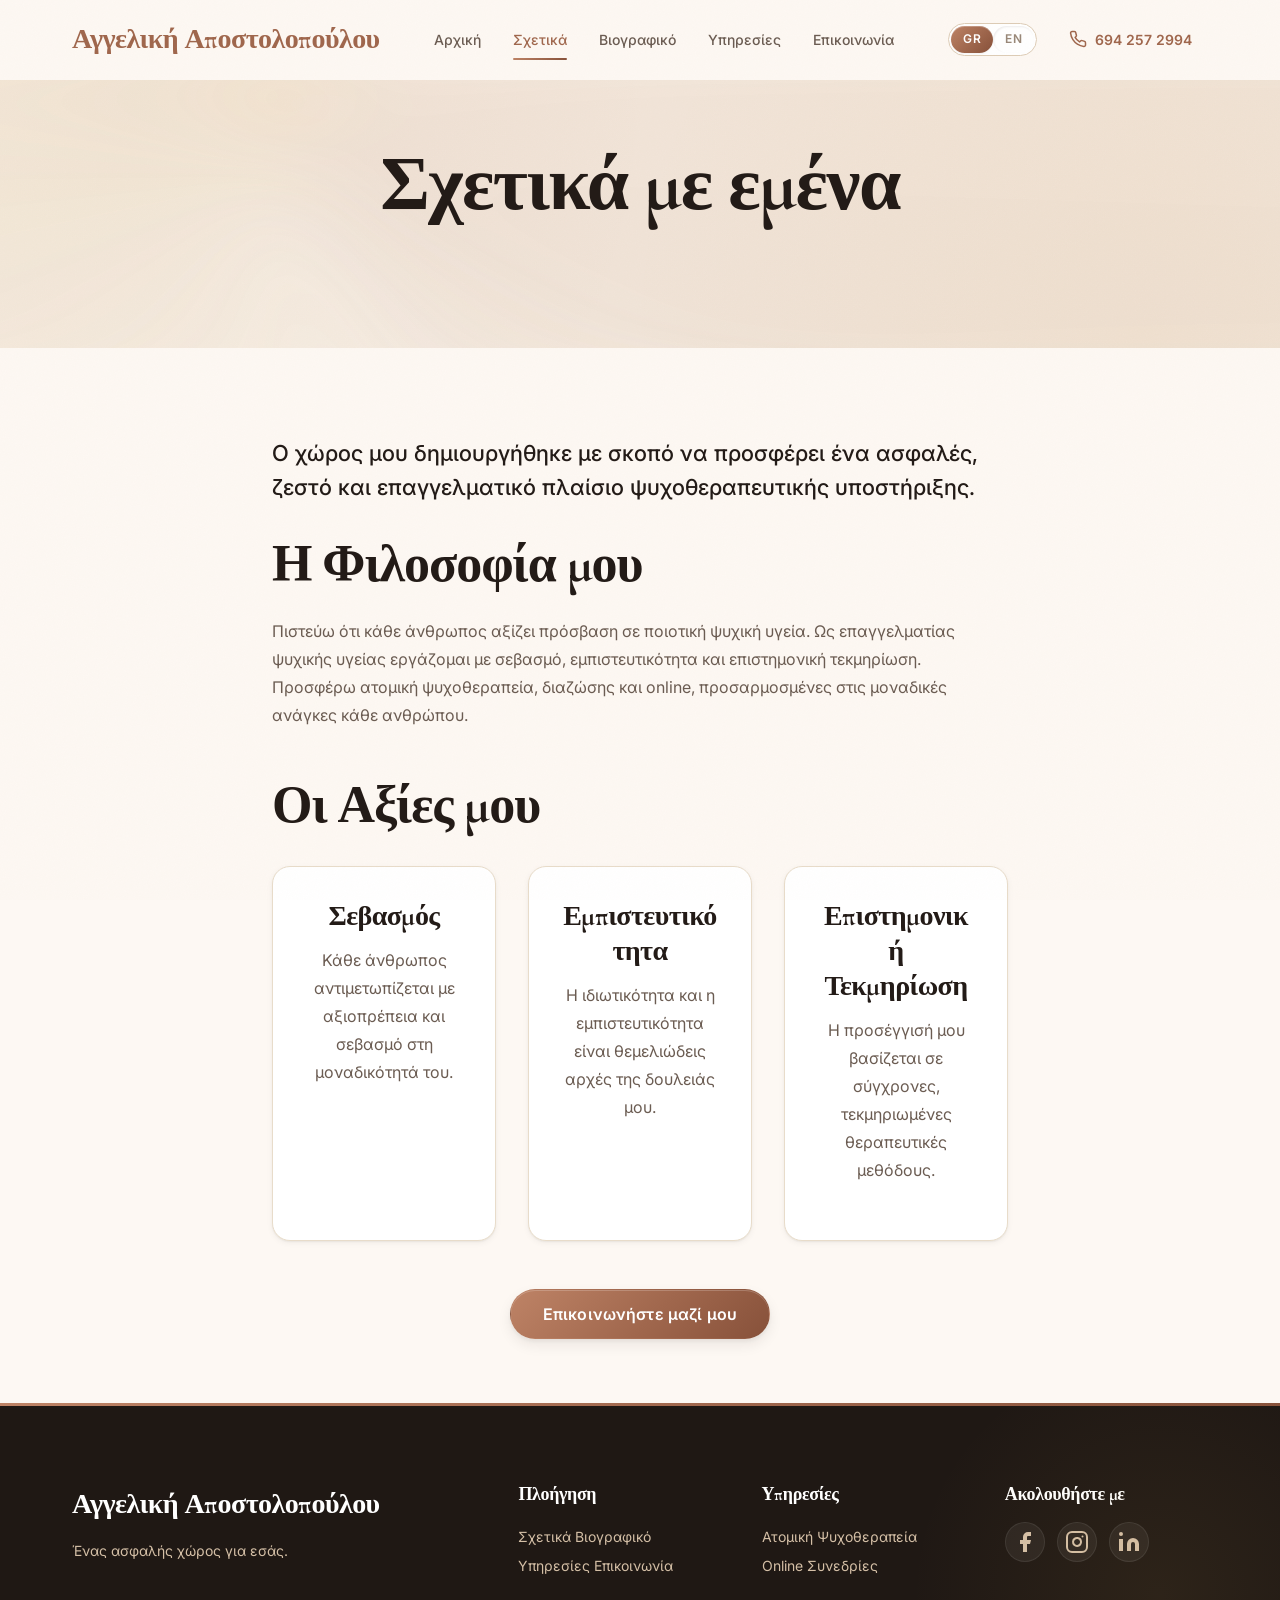
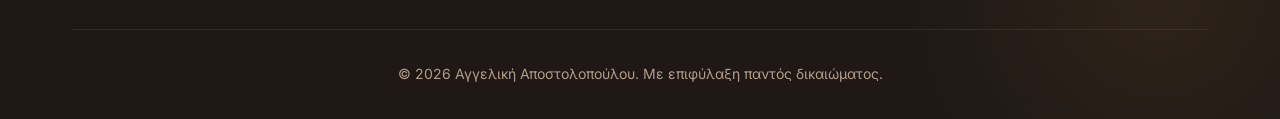
<file: about.html>
<!DOCTYPE html>
<html lang="el">
<head>
  <meta charset="UTF-8">
  <meta name="viewport" content="width=device-width, initial-scale=1.0">
  <meta name="description" content="Γνωρίστε την Αγγελική Αποστολοπούλου — η φιλοσοφία, η προσέγγιση και οι αξίες μου.">
  <title data-i18n="meta.title">Αγγελική Αποστολοπούλου — Σχετικά</title>
  <link rel="preconnect" href="https://fonts.googleapis.com">
  <link rel="preconnect" href="https://fonts.gstatic.com" crossorigin>
  <link href="https://fonts.googleapis.com/css2?family=Cormorant+Garamond:ital,wght@0,400;0,600;0,700;1,400&family=Inter:wght@400;500;600;700&display=swap" rel="stylesheet">
  <link rel="stylesheet" href="css/main.css">
</head>
<body>

  <a href="#main" class="skip-link" data-i18n="a11y.skip">Μετάβαση στο περιεχόμενο</a>

  <!-- Header -->
  <header class="header" id="header">
    <div class="header__inner">
      <a href="index.html" class="header__logo" data-i18n="site.name">Αγγελική Αποστολοπούλου</a>
      <nav class="header__nav" aria-label="Main navigation">
        <a href="index.html" class="header__nav-link" data-i18n="nav.home">Αρχική</a>
        <a href="about.html" class="header__nav-link is-active" data-i18n="nav.about">Σχετικά</a>
        <a href="founders.html" class="header__nav-link" data-i18n="nav.founders">Βιογραφικό</a>
        <a href="services.html" class="header__nav-link" data-i18n="nav.services">Υπηρεσίες</a>
        <a href="contact.html" class="header__nav-link" data-i18n="nav.contact">Επικοινωνία</a>
      </nav>
      <div class="header__actions">
        <div class="lang-switch">
          <button class="lang-switch__btn is-active" data-lang="el">GR</button>
          <button class="lang-switch__btn" data-lang="en">EN</button>
        </div>
        <a href="tel:+306942572994" class="header__phone">
          <svg width="18" height="18" viewBox="0 0 24 24" fill="none" stroke="currentColor" stroke-width="2" stroke-linecap="round" stroke-linejoin="round"><path d="M22 16.92v3a2 2 0 0 1-2.18 2 19.79 19.79 0 0 1-8.63-3.07 19.5 19.5 0 0 1-6-6 19.79 19.79 0 0 1-3.07-8.67A2 2 0 0 1 4.11 2h3a2 2 0 0 1 2 1.72 12.84 12.84 0 0 0 .7 2.81 2 2 0 0 1-.45 2.11L8.09 9.91a16 16 0 0 0 6 6l1.27-1.27a2 2 0 0 1 2.11-.45 12.84 12.84 0 0 0 2.81.7A2 2 0 0 1 22 16.92z"/></svg>
          <span>694 257 2994</span>
        </a>
        <button class="hamburger" aria-label="Menu" aria-expanded="false">
          <span class="hamburger__line"></span>
          <span class="hamburger__line"></span>
          <span class="hamburger__line"></span>
        </button>
      </div>
    </div>
  </header>

  <div class="mobile-menu__overlay" aria-hidden="true"></div>
  <nav class="mobile-menu" aria-label="Mobile navigation">
    <a href="index.html" class="mobile-menu__link" data-i18n="nav.home">Αρχική</a>
    <a href="about.html" class="mobile-menu__link" data-i18n="nav.about">Σχετικά</a>
    <a href="founders.html" class="mobile-menu__link" data-i18n="nav.founders">Βιογραφικό</a>
    <a href="services.html" class="mobile-menu__link" data-i18n="nav.services">Υπηρεσίες</a>
    <a href="contact.html" class="mobile-menu__link" data-i18n="nav.contact">Επικοινωνία</a>
  </nav>

  <main id="main" style="padding-top: var(--header-height);">

    <!-- Page Header -->
    <section class="section section--alt">
      <div class="container">
        <div class="section__header">
          <h1 data-i18n="about.title">Σχετικά με εμένα</h1>
        </div>
      </div>
    </section>

    <!-- About Content -->
    <section class="section">
      <div class="container container--narrow">
        <div class="reveal">
          <p class="about__lead" data-i18n="about.lead">Ο χώρος μου δημιουργήθηκε με σκοπό να προσφέρει ένα ασφαλές, ζεστό και επαγγελματικό πλαίσιο ψυχοθεραπευτικής υποστήριξης.</p>
        </div>

        <div class="reveal" style="margin-top: var(--space-8);">
          <h2 style="margin-bottom: var(--space-6);">Η Φιλοσοφία μου</h2>
          <p data-i18n="about.text">Πιστεύω ότι κάθε άνθρωπος αξίζει πρόσβαση σε ποιοτική ψυχική υγεία. Ως επαγγελματίας ψυχικής υγείας εργάζομαι με σεβασμό, εμπιστευτικότητα και επιστημονική τεκμηρίωση. Προσφέρω ατομική ψυχοθεραπεία, διαζώσης και online, προσαρμοσμένες στις μοναδικές ανάγκες κάθε ανθρώπου.</p>
        </div>

        <div class="reveal" style="margin-top: var(--space-12);">
          <h2 style="margin-bottom: var(--space-6);">Οι Αξίες μου</h2>
          <div class="grid grid--3" style="margin-top: var(--space-8);">
            <div class="card" style="text-align: center;">
              <h3 class="card__title">Σεβασμός</h3>
              <p class="card__text">Κάθε άνθρωπος αντιμετωπίζεται με αξιοπρέπεια και σεβασμό στη μοναδικότητά του.</p>
            </div>
            <div class="card" style="text-align: center;">
              <h3 class="card__title">Εμπιστευτικότητα</h3>
              <p class="card__text">Η ιδιωτικότητα και η εμπιστευτικότητα είναι θεμελιώδεις αρχές της δουλειάς μου.</p>
            </div>
            <div class="card" style="text-align: center;">
              <h3 class="card__title">Επιστημονική Τεκμηρίωση</h3>
              <p class="card__text">Η προσέγγισή μου βασίζεται σε σύγχρονες, τεκμηριωμένες θεραπευτικές μεθόδους.</p>
            </div>
          </div>
        </div>

        <div class="text-center reveal" style="margin-top: var(--space-12);">
          <a href="contact.html" class="btn btn--primary" data-i18n="hero.cta_contact">Επικοινωνήστε μαζί μου</a>
        </div>
      </div>
    </section>

  </main>

  <!-- Footer -->
  <footer class="footer">
    <div class="container">
      <div class="footer__grid">
        <div class="footer__brand">
          <a href="index.html" class="footer__logo" data-i18n="site.name">Αγγελική Αποστολοπούλου</a>
          <p class="footer__tagline" data-i18n="footer.tagline">Ένας ασφαλής χώρος για εσάς.</p>
        </div>
        <div class="footer__links">
          <h4 class="footer__heading" data-i18n="footer.nav_heading">Πλοήγηση</h4>
          <a href="about.html" class="footer__link" data-i18n="nav.about">Σχετικά</a>
          <a href="founders.html" class="footer__link" data-i18n="nav.founders">Βιογραφικό</a>
          <a href="services.html" class="footer__link" data-i18n="nav.services">Υπηρεσίες</a>
          <a href="contact.html" class="footer__link" data-i18n="nav.contact">Επικοινωνία</a>
        </div>
        <div class="footer__links">
          <h4 class="footer__heading" data-i18n="footer.services_heading">Υπηρεσίες</h4>
          <a href="services/individual.html" class="footer__link" data-i18n="services.individual.title">Ατομική Ψυχοθεραπεία</a>
          <a href="services/online.html" class="footer__link" data-i18n="services.online.title">Online Συνεδρίες</a>
        </div>
        <div class="footer__social">
          <h4 class="footer__heading" data-i18n="footer.social_heading">Ακολουθήστε με</h4>
          <div class="footer__social-links">
            <a href="#" class="footer__social-link" aria-label="Facebook"><svg width="24" height="24" viewBox="0 0 24 24" fill="currentColor"><path d="M18 2h-3a5 5 0 00-5 5v3H7v4h3v8h4v-8h3l1-4h-4V7a1 1 0 011-1h3z"/></svg></a>
            <a href="#" class="footer__social-link" aria-label="Instagram"><svg width="24" height="24" viewBox="0 0 24 24" fill="none" stroke="currentColor" stroke-width="2" stroke-linecap="round" stroke-linejoin="round"><rect x="2" y="2" width="20" height="20" rx="5" ry="5"/><path d="M16 11.37A4 4 0 1 1 12.63 8 4 4 0 0 1 16 11.37z"/><line x1="17.5" y1="6.5" x2="17.51" y2="6.5"/></svg></a>
            <a href="#" class="footer__social-link" aria-label="LinkedIn"><svg width="24" height="24" viewBox="0 0 24 24" fill="currentColor"><path d="M16 8a6 6 0 016 6v7h-4v-7a2 2 0 00-2-2 2 2 0 00-2 2v7h-4v-7a6 6 0 016-6zM2 9h4v12H2zM4 6a2 2 0 100-4 2 2 0 000 4z"/></svg></a>
          </div>
        </div>
      </div>
      <div class="footer__bottom">
        <p data-i18n="footer.copyright">&copy; 2026 Αγγελική Αποστολοπούλου. Με επιφύλαξη παντός δικαιώματος.</p>
      </div>
    </div>
  </footer>

  <script src="js/i18n.js"></script>
  <script src="js/navigation.js"></script>
  <script src="js/animations.js"></script>
  <script src="js/interactions.js"></script>
  <script src="js/main.js"></script>
</body>
</html>
</file>
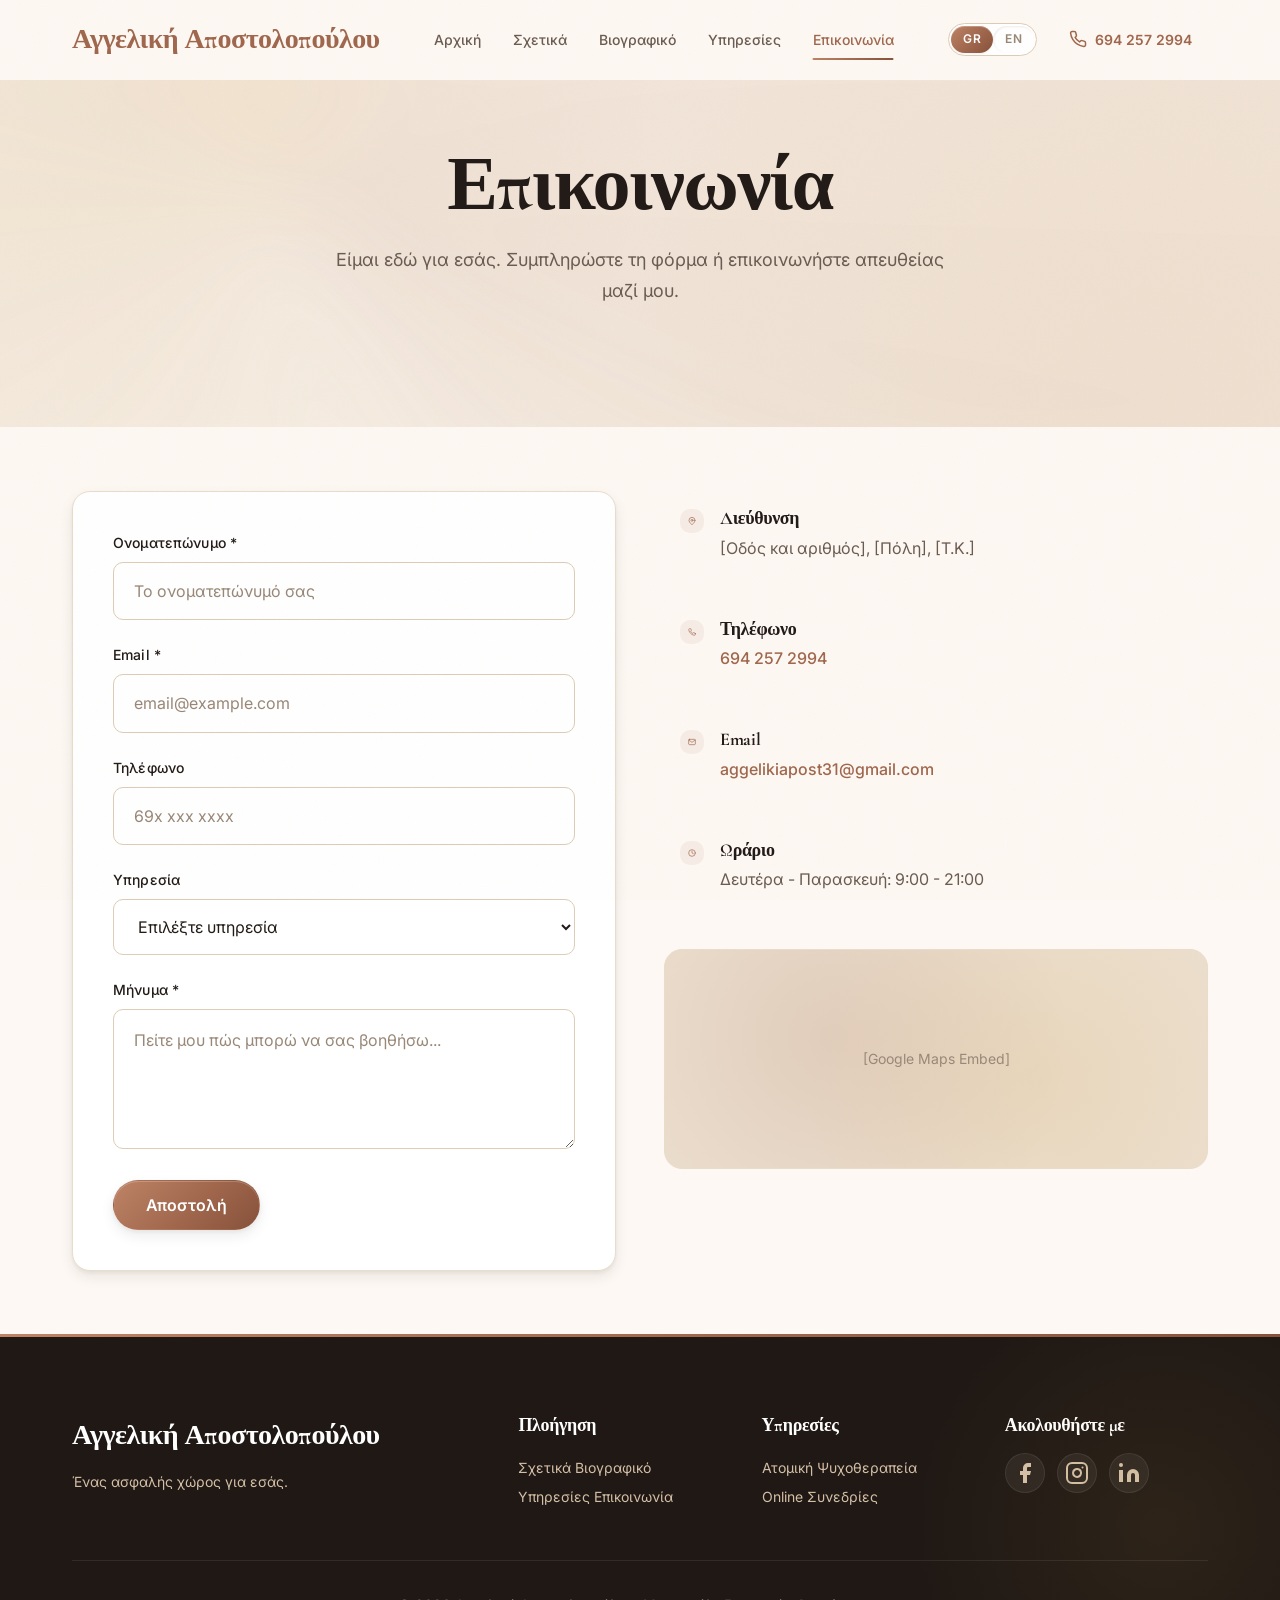
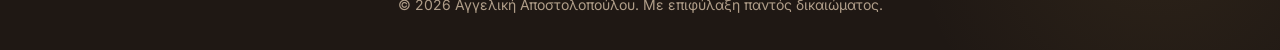
<file: contact.html>
<!DOCTYPE html>
<html lang="el">
<head>
  <meta charset="UTF-8">
  <meta name="viewport" content="width=device-width, initial-scale=1.0">
  <meta name="description" content="Επικοινωνήστε μαζί μου — τηλέφωνο, email και φόρμα επικοινωνίας.">
  <title data-i18n="meta.title">Αγγελική Αποστολοπούλου — Επικοινωνία</title>
  <link rel="preconnect" href="https://fonts.googleapis.com">
  <link rel="preconnect" href="https://fonts.gstatic.com" crossorigin>
  <link href="https://fonts.googleapis.com/css2?family=Cormorant+Garamond:ital,wght@0,400;0,600;0,700;1,400&family=Inter:wght@400;500;600;700&display=swap" rel="stylesheet">
  <link rel="stylesheet" href="css/main.css">
</head>
<body>

  <a href="#main" class="skip-link" data-i18n="a11y.skip">Μετάβαση στο περιεχόμενο</a>

  <header class="header" id="header">
    <div class="header__inner">
      <a href="index.html" class="header__logo" data-i18n="site.name">Αγγελική Αποστολοπούλου</a>
      <nav class="header__nav" aria-label="Main navigation">
        <a href="index.html" class="header__nav-link" data-i18n="nav.home">Αρχική</a>
        <a href="about.html" class="header__nav-link" data-i18n="nav.about">Σχετικά</a>
        <a href="founders.html" class="header__nav-link" data-i18n="nav.founders">Βιογραφικό</a>
        <a href="services.html" class="header__nav-link" data-i18n="nav.services">Υπηρεσίες</a>
        <a href="contact.html" class="header__nav-link is-active" data-i18n="nav.contact">Επικοινωνία</a>
      </nav>
      <div class="header__actions">
        <div class="lang-switch">
          <button class="lang-switch__btn is-active" data-lang="el">GR</button>
          <button class="lang-switch__btn" data-lang="en">EN</button>
        </div>
        <a href="tel:+306942572994" class="header__phone">
          <svg width="18" height="18" viewBox="0 0 24 24" fill="none" stroke="currentColor" stroke-width="2" stroke-linecap="round" stroke-linejoin="round"><path d="M22 16.92v3a2 2 0 0 1-2.18 2 19.79 19.79 0 0 1-8.63-3.07 19.5 19.5 0 0 1-6-6 19.79 19.79 0 0 1-3.07-8.67A2 2 0 0 1 4.11 2h3a2 2 0 0 1 2 1.72 12.84 12.84 0 0 0 .7 2.81 2 2 0 0 1-.45 2.11L8.09 9.91a16 16 0 0 0 6 6l1.27-1.27a2 2 0 0 1 2.11-.45 12.84 12.84 0 0 0 2.81.7A2 2 0 0 1 22 16.92z"/></svg>
          <span>694 257 2994</span>
        </a>
        <button class="hamburger" aria-label="Menu" aria-expanded="false">
          <span class="hamburger__line"></span>
          <span class="hamburger__line"></span>
          <span class="hamburger__line"></span>
        </button>
      </div>
    </div>
  </header>

  <div class="mobile-menu__overlay" aria-hidden="true"></div>
  <nav class="mobile-menu" aria-label="Mobile navigation">
    <a href="index.html" class="mobile-menu__link" data-i18n="nav.home">Αρχική</a>
    <a href="about.html" class="mobile-menu__link" data-i18n="nav.about">Σχετικά</a>
    <a href="founders.html" class="mobile-menu__link" data-i18n="nav.founders">Βιογραφικό</a>
    <a href="services.html" class="mobile-menu__link" data-i18n="nav.services">Υπηρεσίες</a>
    <a href="contact.html" class="mobile-menu__link" data-i18n="nav.contact">Επικοινωνία</a>
  </nav>

  <main id="main" style="padding-top: var(--header-height);">

    <section class="section section--alt">
      <div class="container">
        <div class="section__header">
          <h1 data-i18n="contact.title">Επικοινωνία</h1>
          <p class="section__subtitle" data-i18n="contact.subtitle">Είμαι εδώ για εσάς. Συμπληρώστε τη φόρμα ή επικοινωνήστε απευθείας μαζί μου.</p>
        </div>
      </div>
    </section>

    <section class="section">
      <div class="container">
        <div class="contact-grid reveal">
          <form class="contact-form" id="contactForm" novalidate>
            <div class="form__group">
              <label for="name" class="form__label" data-i18n="contact.form.name">Ονοματεπώνυμο *</label>
              <input type="text" id="name" name="name" class="form__input" required data-i18n-placeholder="contact.form.name_placeholder" placeholder="Το ονοματεπώνυμό σας">
              <span class="form__error" data-i18n="contact.form.name_error">Παρακαλώ εισάγετε το ονοματεπώνυμό σας.</span>
            </div>
            <div class="form__group">
              <label for="email" class="form__label" data-i18n="contact.form.email">Email *</label>
              <input type="email" id="email" name="email" class="form__input" required data-i18n-placeholder="contact.form.email_placeholder" placeholder="email@example.com">
              <span class="form__error" data-i18n="contact.form.email_error">Παρακαλώ εισάγετε ένα έγκυρο email.</span>
            </div>
            <div class="form__group">
              <label for="phone" class="form__label" data-i18n="contact.form.phone">Τηλέφωνο</label>
              <input type="tel" id="phone" name="phone" class="form__input" data-i18n-placeholder="contact.form.phone_placeholder" placeholder="69x xxx xxxx">
              <span class="form__error" data-i18n="contact.form.phone_error">Παρακαλώ εισάγετε ένα έγκυρο τηλέφωνο.</span>
            </div>
            <div class="form__group">
              <label for="service" class="form__label" data-i18n="contact.form.service">Υπηρεσία</label>
              <select id="service" name="service" class="form__select">
                <option value="" data-i18n="contact.form.service_default">Επιλέξτε υπηρεσία</option>
                <option value="individual" data-i18n="services.individual.title">Ατομική Ψυχοθεραπεία</option>
                <option value="online" data-i18n="services.online.title">Online Συνεδρίες</option>
              </select>
            </div>
            <div class="form__group">
              <label for="message" class="form__label" data-i18n="contact.form.message">Μήνυμα *</label>
              <textarea id="message" name="message" class="form__textarea" required data-i18n-placeholder="contact.form.message_placeholder" placeholder="Πείτε μου πώς μπορώ να σας βοηθήσω..."></textarea>
              <span class="form__error" data-i18n="contact.form.message_error">Παρακαλώ εισάγετε το μήνυμά σας.</span>
            </div>
            <button type="submit" class="btn btn--primary" data-i18n="contact.form.submit">Αποστολή</button>
            <div class="form__success" id="formSuccess" data-i18n="contact.form.success">Το μήνυμά σας εστάλη επιτυχώς! Θα επικοινωνήσω μαζί σας σύντομα.</div>
          </form>

          <div class="contact-info">
            <div class="contact-info__item">
              <svg class="contact-info__icon" width="24" height="24" viewBox="0 0 24 24" fill="none" stroke="currentColor" stroke-width="2" stroke-linecap="round" stroke-linejoin="round"><path d="M21 10c0 7-9 13-9 13s-9-6-9-13a9 9 0 0 1 18 0z"/><circle cx="12" cy="10" r="3"/></svg>
              <div>
                <h4 class="contact-info__label" data-i18n="contact.info.address_label">Διεύθυνση</h4>
                <p data-i18n="contact.info.address">[Οδός και αριθμός], [Πόλη], [Τ.Κ.]</p>
              </div>
            </div>
            <div class="contact-info__item">
              <svg class="contact-info__icon" width="24" height="24" viewBox="0 0 24 24" fill="none" stroke="currentColor" stroke-width="2" stroke-linecap="round" stroke-linejoin="round"><path d="M22 16.92v3a2 2 0 0 1-2.18 2 19.79 19.79 0 0 1-8.63-3.07 19.5 19.5 0 0 1-6-6 19.79 19.79 0 0 1-3.07-8.67A2 2 0 0 1 4.11 2h3a2 2 0 0 1 2 1.72 12.84 12.84 0 0 0 .7 2.81 2 2 0 0 1-.45 2.11L8.09 9.91a16 16 0 0 0 6 6l1.27-1.27a2 2 0 0 1 2.11-.45 12.84 12.84 0 0 0 2.81.7A2 2 0 0 1 22 16.92z"/></svg>
              <div>
                <h4 class="contact-info__label" data-i18n="contact.info.phone_label">Τηλέφωνο</h4>
                <p><a href="tel:+306942572994">694 257 2994</a></p>
              </div>
            </div>
            <div class="contact-info__item">
              <svg class="contact-info__icon" width="24" height="24" viewBox="0 0 24 24" fill="none" stroke="currentColor" stroke-width="2" stroke-linecap="round" stroke-linejoin="round"><path d="M4 4h16c1.1 0 2 .9 2 2v12c0 1.1-.9 2-2 2H4c-1.1 0-2-.9-2-2V6c0-1.1.9-2 2-2z"/><polyline points="22,6 12,13 2,6"/></svg>
              <div>
                <h4 class="contact-info__label" data-i18n="contact.info.email_label">Email</h4>
                <p><a href="mailto:aggelikiapost31@gmail.com">aggelikiapost31@gmail.com</a></p>
              </div>
            </div>
            <div class="contact-info__item">
              <svg class="contact-info__icon" width="24" height="24" viewBox="0 0 24 24" fill="none" stroke="currentColor" stroke-width="2" stroke-linecap="round" stroke-linejoin="round"><circle cx="12" cy="12" r="10"/><polyline points="12 6 12 12 16 14"/></svg>
              <div>
                <h4 class="contact-info__label" data-i18n="contact.info.hours_label">Ωράριο</h4>
                <p data-i18n="contact.info.hours">Δευτέρα - Παρασκευή: 9:00 - 21:00</p>
              </div>
            </div>
            <div class="contact-info__map">
              <div class="contact-info__map-placeholder" data-i18n="contact.info.map_placeholder">[Google Maps Embed]</div>
            </div>
          </div>
        </div>
      </div>
    </section>

  </main>

  <footer class="footer">
    <div class="container">
      <div class="footer__grid">
        <div class="footer__brand">
          <a href="index.html" class="footer__logo" data-i18n="site.name">Αγγελική Αποστολοπούλου</a>
          <p class="footer__tagline" data-i18n="footer.tagline">Ένας ασφαλής χώρος για εσάς.</p>
        </div>
        <div class="footer__links">
          <h4 class="footer__heading" data-i18n="footer.nav_heading">Πλοήγηση</h4>
          <a href="about.html" class="footer__link" data-i18n="nav.about">Σχετικά</a>
          <a href="founders.html" class="footer__link" data-i18n="nav.founders">Βιογραφικό</a>
          <a href="services.html" class="footer__link" data-i18n="nav.services">Υπηρεσίες</a>
          <a href="contact.html" class="footer__link" data-i18n="nav.contact">Επικοινωνία</a>
        </div>
        <div class="footer__links">
          <h4 class="footer__heading" data-i18n="footer.services_heading">Υπηρεσίες</h4>
          <a href="services/individual.html" class="footer__link" data-i18n="services.individual.title">Ατομική Ψυχοθεραπεία</a>
          <a href="services/online.html" class="footer__link" data-i18n="services.online.title">Online Συνεδρίες</a>
        </div>
        <div class="footer__social">
          <h4 class="footer__heading" data-i18n="footer.social_heading">Ακολουθήστε με</h4>
          <div class="footer__social-links">
            <a href="#" class="footer__social-link" aria-label="Facebook"><svg width="24" height="24" viewBox="0 0 24 24" fill="currentColor"><path d="M18 2h-3a5 5 0 00-5 5v3H7v4h3v8h4v-8h3l1-4h-4V7a1 1 0 011-1h3z"/></svg></a>
            <a href="#" class="footer__social-link" aria-label="Instagram"><svg width="24" height="24" viewBox="0 0 24 24" fill="none" stroke="currentColor" stroke-width="2" stroke-linecap="round" stroke-linejoin="round"><rect x="2" y="2" width="20" height="20" rx="5" ry="5"/><path d="M16 11.37A4 4 0 1 1 12.63 8 4 4 0 0 1 16 11.37z"/><line x1="17.5" y1="6.5" x2="17.51" y2="6.5"/></svg></a>
            <a href="#" class="footer__social-link" aria-label="LinkedIn"><svg width="24" height="24" viewBox="0 0 24 24" fill="currentColor"><path d="M16 8a6 6 0 016 6v7h-4v-7a2 2 0 00-2-2 2 2 0 00-2 2v7h-4v-7a6 6 0 016-6zM2 9h4v12H2zM4 6a2 2 0 100-4 2 2 0 000 4z"/></svg></a>
          </div>
        </div>
      </div>
      <div class="footer__bottom">
        <p data-i18n="footer.copyright">&copy; 2026 Αγγελική Αποστολοπούλου. Με επιφύλαξη παντός δικαιώματος.</p>
      </div>
    </div>
  </footer>

  <script src="js/i18n.js"></script>
  <script src="js/navigation.js"></script>
  <script src="js/form.js"></script>
  <script src="js/animations.js"></script>
  <script src="js/interactions.js"></script>
  <script src="js/main.js"></script>
</body>
</html>
</file>
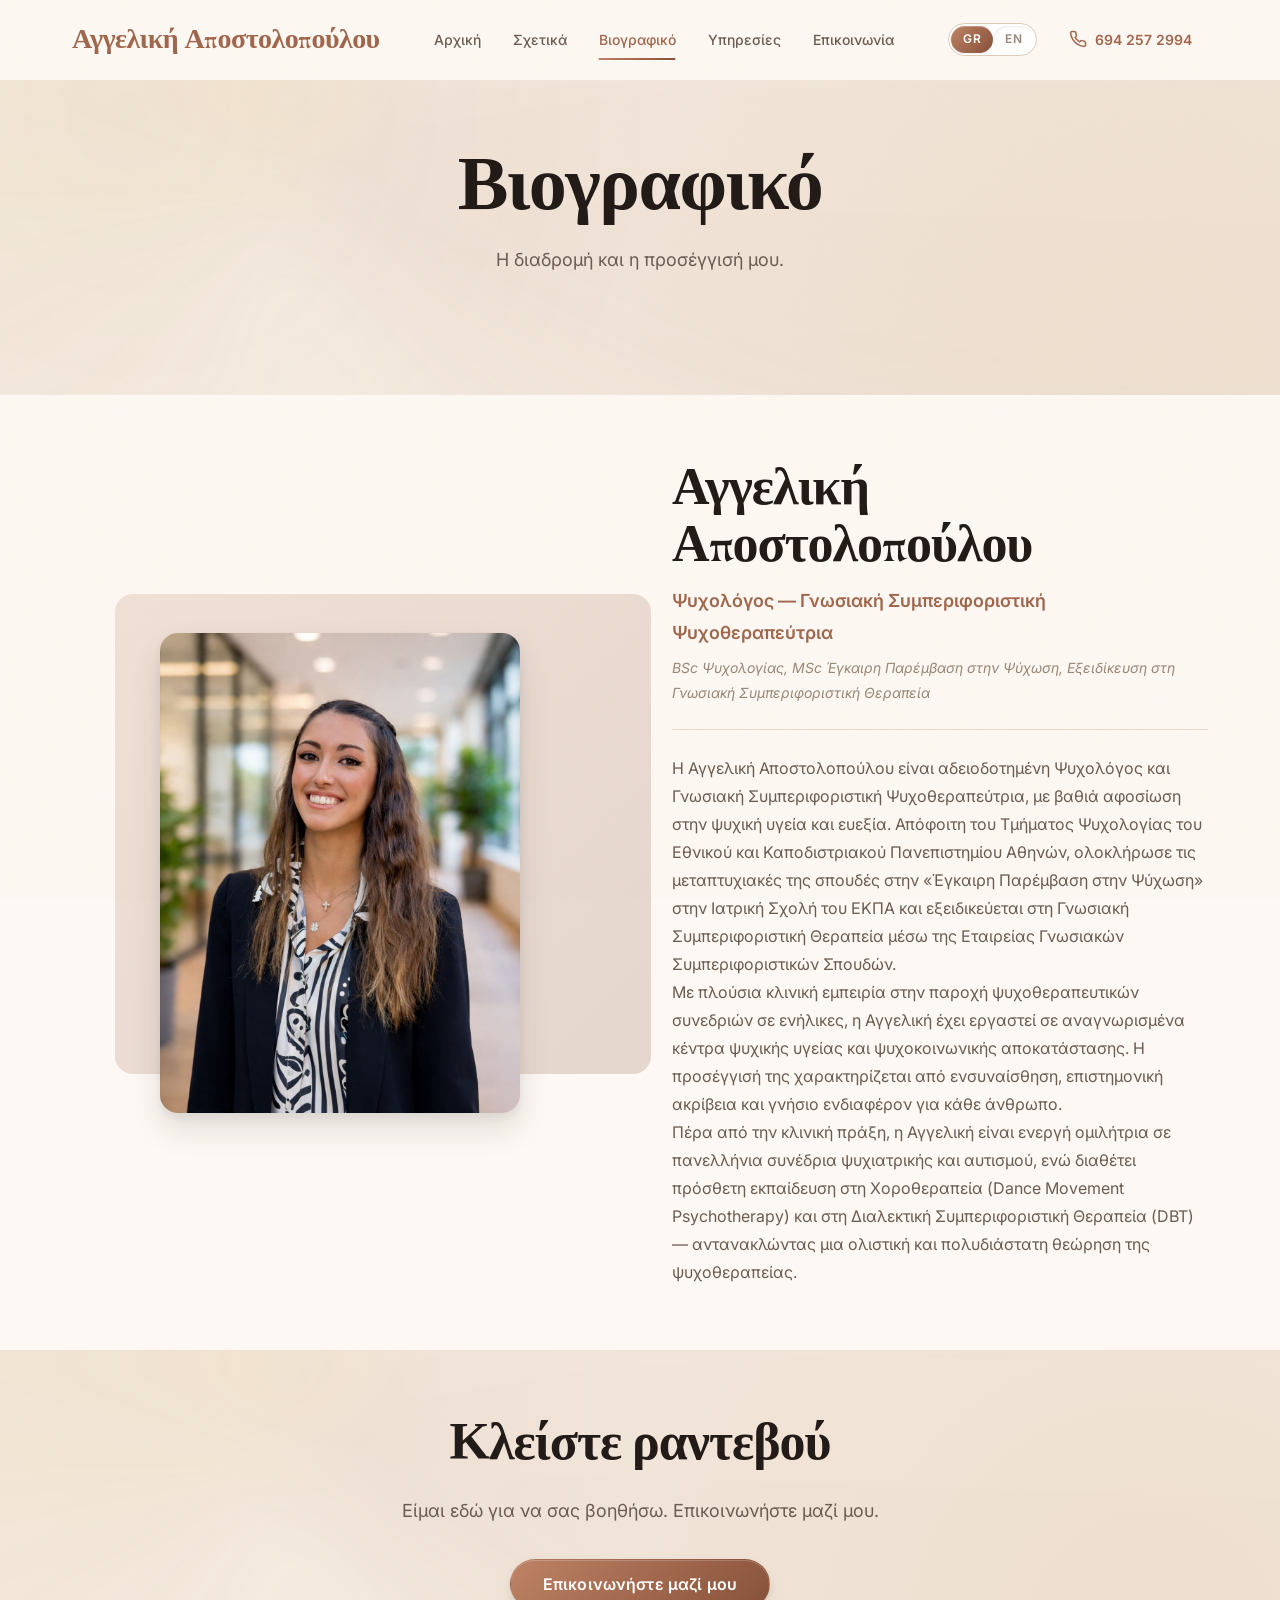
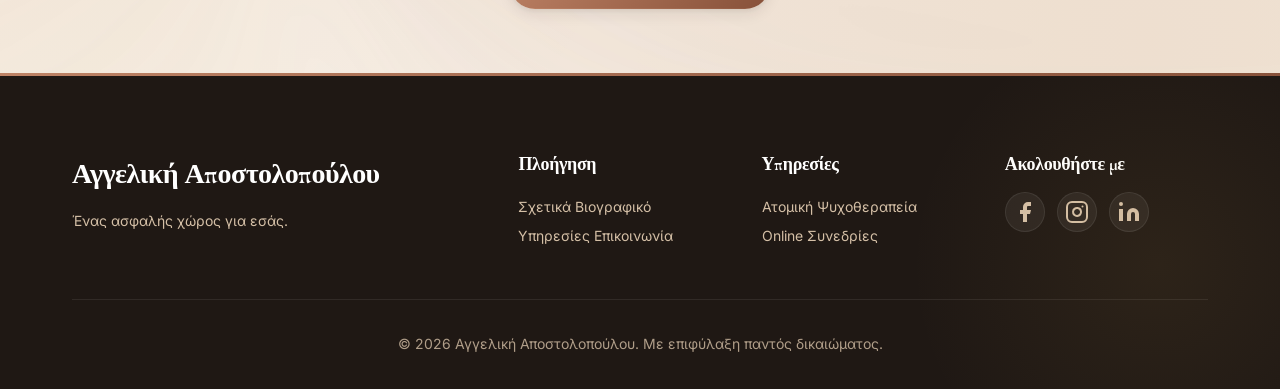
<file: founders.html>
<!DOCTYPE html>
<html lang="el">
<head>
  <meta charset="UTF-8">
  <meta name="viewport" content="width=device-width, initial-scale=1.0">
  <meta name="description" content="Βιογραφικό — Αγγελική Αποστολοπούλου, Ψυχολόγος και Ψυχοθεραπεύτρια.">
  <title data-i18n="meta.title">Αγγελική Αποστολοπούλου — Βιογραφικό</title>
  <link rel="preconnect" href="https://fonts.googleapis.com">
  <link rel="preconnect" href="https://fonts.gstatic.com" crossorigin>
  <link href="https://fonts.googleapis.com/css2?family=Cormorant+Garamond:ital,wght@0,400;0,600;0,700;1,400&family=Inter:wght@400;500;600;700&display=swap" rel="stylesheet">
  <link rel="stylesheet" href="css/main.css">
</head>
<body>

  <a href="#main" class="skip-link" data-i18n="a11y.skip">Μετάβαση στο περιεχόμενο</a>

  <header class="header" id="header">
    <div class="header__inner">
      <a href="index.html" class="header__logo" data-i18n="site.name">Αγγελική Αποστολοπούλου</a>
      <nav class="header__nav" aria-label="Main navigation">
        <a href="index.html" class="header__nav-link" data-i18n="nav.home">Αρχική</a>
        <a href="about.html" class="header__nav-link" data-i18n="nav.about">Σχετικά</a>
        <a href="founders.html" class="header__nav-link is-active" data-i18n="nav.founders">Βιογραφικό</a>
        <a href="services.html" class="header__nav-link" data-i18n="nav.services">Υπηρεσίες</a>
        <a href="contact.html" class="header__nav-link" data-i18n="nav.contact">Επικοινωνία</a>
      </nav>
      <div class="header__actions">
        <div class="lang-switch">
          <button class="lang-switch__btn is-active" data-lang="el">GR</button>
          <button class="lang-switch__btn" data-lang="en">EN</button>
        </div>
        <a href="tel:+306942572994" class="header__phone">
          <svg width="18" height="18" viewBox="0 0 24 24" fill="none" stroke="currentColor" stroke-width="2" stroke-linecap="round" stroke-linejoin="round"><path d="M22 16.92v3a2 2 0 0 1-2.18 2 19.79 19.79 0 0 1-8.63-3.07 19.5 19.5 0 0 1-6-6 19.79 19.79 0 0 1-3.07-8.67A2 2 0 0 1 4.11 2h3a2 2 0 0 1 2 1.72 12.84 12.84 0 0 0 .7 2.81 2 2 0 0 1-.45 2.11L8.09 9.91a16 16 0 0 0 6 6l1.27-1.27a2 2 0 0 1 2.11-.45 12.84 12.84 0 0 0 2.81.7A2 2 0 0 1 22 16.92z"/></svg>
          <span>694 257 2994</span>
        </a>
        <button class="hamburger" aria-label="Menu" aria-expanded="false">
          <span class="hamburger__line"></span>
          <span class="hamburger__line"></span>
          <span class="hamburger__line"></span>
        </button>
      </div>
    </div>
  </header>

  <div class="mobile-menu__overlay" aria-hidden="true"></div>
  <nav class="mobile-menu" aria-label="Mobile navigation">
    <a href="index.html" class="mobile-menu__link" data-i18n="nav.home">Αρχική</a>
    <a href="about.html" class="mobile-menu__link" data-i18n="nav.about">Σχετικά</a>
    <a href="founders.html" class="mobile-menu__link" data-i18n="nav.founders">Βιογραφικό</a>
    <a href="services.html" class="mobile-menu__link" data-i18n="nav.services">Υπηρεσίες</a>
    <a href="contact.html" class="mobile-menu__link" data-i18n="nav.contact">Επικοινωνία</a>
  </nav>

  <main id="main" style="padding-top: var(--header-height);">

    <section class="section section--alt">
      <div class="container">
        <div class="section__header">
          <h1 data-i18n="founders.title">Βιογραφικό</h1>
          <p class="section__subtitle" data-i18n="founders.subtitle">Η διαδρομή και η προσέγγισή μου.</p>
        </div>
      </div>
    </section>

    <!-- Founder 1: Αγγελική Αποστολοπούλου -->
    <section class="section">
      <div class="container">
        <div class="split reveal">
          <div class="split__visual">
            <div class="founder-photo">
              <img src="assets/images/team/angeliki-apostolopoulou.jpg" alt="Αγγελική Αποστολοπούλου" loading="lazy">
            </div>
          </div>
          <div class="split__content">
            <h2 data-i18n="founders.angeliki.name">Αγγελική Αποστολοπούλου</h2>
            <p class="founder-role" data-i18n="founders.angeliki.role">Ψυχολόγος — Γνωσιακή Συμπεριφοριστική Ψυχοθεραπεύτρια</p>
            <p class="founder-credentials" data-i18n="founders.angeliki.credentials">BSc Ψυχολογίας, MSc Έγκαιρη Παρέμβαση στην Ψύχωση, Εξειδίκευση στη Γνωσιακή Συμπεριφοριστική Θεραπεία</p>
            <p data-i18n="founders.angeliki.bio">Η Αγγελική Αποστολοπούλου είναι αδειοδοτημένη Ψυχολόγος και Γνωσιακή Συμπεριφοριστική Ψυχοθεραπεύτρια, με βαθιά αφοσίωση στην ψυχική υγεία και ευεξία. Απόφοιτη του Τμήματος Ψυχολογίας του Εθνικού και Καποδιστριακού Πανεπιστημίου Αθηνών, ολοκλήρωσε τις μεταπτυχιακές της σπουδές στην «Έγκαιρη Παρέμβαση στην Ψύχωση» στην Ιατρική Σχολή του ΕΚΠΑ και εξειδικεύεται στη Γνωσιακή Συμπεριφοριστική Θεραπεία μέσω της Εταιρείας Γνωσιακών Συμπεριφοριστικών Σπουδών.</p>
            <p data-i18n="founders.angeliki.bio2">Με πλούσια κλινική εμπειρία στην παροχή ψυχοθεραπευτικών συνεδριών σε ενήλικες, η Αγγελική έχει εργαστεί σε αναγνωρισμένα κέντρα ψυχικής υγείας και ψυχοκοινωνικής αποκατάστασης. Η προσέγγισή της χαρακτηρίζεται από ενσυναίσθηση, επιστημονική ακρίβεια και γνήσιο ενδιαφέρον για κάθε άνθρωπο.</p>
            <p data-i18n="founders.angeliki.bio3">Πέρα από την κλινική πράξη, η Αγγελική είναι ενεργή ομιλήτρια σε πανελλήνια συνέδρια ψυχιατρικής και αυτισμού, ενώ διαθέτει πρόσθετη εκπαίδευση στη Χοροθεραπεία (Dance Movement Psychotherapy) και στη Διαλεκτική Συμπεριφοριστική Θεραπεία (DBT) — αντανακλώντας μια ολιστική και πολυδιάστατη θεώρηση της ψυχοθεραπείας.</p>
          </div>
        </div>
      </div>
    </section>

    <section class="section section--alt">
      <div class="container text-center reveal">
        <h2 style="margin-bottom: var(--space-6);" data-i18n="founders.cta_title">Κλείστε ραντεβού</h2>
        <p class="section__subtitle" style="margin-bottom: var(--space-8);" data-i18n="founders.cta_text">Είμαι εδώ για να σας βοηθήσω. Επικοινωνήστε μαζί μου.</p>
        <a href="contact.html" class="btn btn--primary" data-i18n="hero.cta_contact">Επικοινωνήστε μαζί μου</a>
      </div>
    </section>

  </main>

  <footer class="footer">
    <div class="container">
      <div class="footer__grid">
        <div class="footer__brand">
          <a href="index.html" class="footer__logo" data-i18n="site.name">Αγγελική Αποστολοπούλου</a>
          <p class="footer__tagline" data-i18n="footer.tagline">Ένας ασφαλής χώρος για εσάς.</p>
        </div>
        <div class="footer__links">
          <h4 class="footer__heading" data-i18n="footer.nav_heading">Πλοήγηση</h4>
          <a href="about.html" class="footer__link" data-i18n="nav.about">Σχετικά</a>
          <a href="founders.html" class="footer__link" data-i18n="nav.founders">Βιογραφικό</a>
          <a href="services.html" class="footer__link" data-i18n="nav.services">Υπηρεσίες</a>
          <a href="contact.html" class="footer__link" data-i18n="nav.contact">Επικοινωνία</a>
        </div>
        <div class="footer__links">
          <h4 class="footer__heading" data-i18n="footer.services_heading">Υπηρεσίες</h4>
          <a href="services/individual.html" class="footer__link" data-i18n="services.individual.title">Ατομική Ψυχοθεραπεία</a>
          <a href="services/online.html" class="footer__link" data-i18n="services.online.title">Online Συνεδρίες</a>
        </div>
        <div class="footer__social">
          <h4 class="footer__heading" data-i18n="footer.social_heading">Ακολουθήστε με</h4>
          <div class="footer__social-links">
            <a href="#" class="footer__social-link" aria-label="Facebook"><svg width="24" height="24" viewBox="0 0 24 24" fill="currentColor"><path d="M18 2h-3a5 5 0 00-5 5v3H7v4h3v8h4v-8h3l1-4h-4V7a1 1 0 011-1h3z"/></svg></a>
            <a href="#" class="footer__social-link" aria-label="Instagram"><svg width="24" height="24" viewBox="0 0 24 24" fill="none" stroke="currentColor" stroke-width="2" stroke-linecap="round" stroke-linejoin="round"><rect x="2" y="2" width="20" height="20" rx="5" ry="5"/><path d="M16 11.37A4 4 0 1 1 12.63 8 4 4 0 0 1 16 11.37z"/><line x1="17.5" y1="6.5" x2="17.51" y2="6.5"/></svg></a>
            <a href="#" class="footer__social-link" aria-label="LinkedIn"><svg width="24" height="24" viewBox="0 0 24 24" fill="currentColor"><path d="M16 8a6 6 0 016 6v7h-4v-7a2 2 0 00-2-2 2 2 0 00-2 2v7h-4v-7a6 6 0 016-6zM2 9h4v12H2zM4 6a2 2 0 100-4 2 2 0 000 4z"/></svg></a>
          </div>
        </div>
      </div>
      <div class="footer__bottom">
        <p data-i18n="footer.copyright">&copy; 2026 Αγγελική Αποστολοπούλου. Με επιφύλαξη παντός δικαιώματος.</p>
      </div>
    </div>
  </footer>

  <script src="js/i18n.js"></script>
  <script src="js/navigation.js"></script>
  <script src="js/animations.js"></script>
  <script src="js/interactions.js"></script>
  <script src="js/main.js"></script>
</body>
</html>
</file>
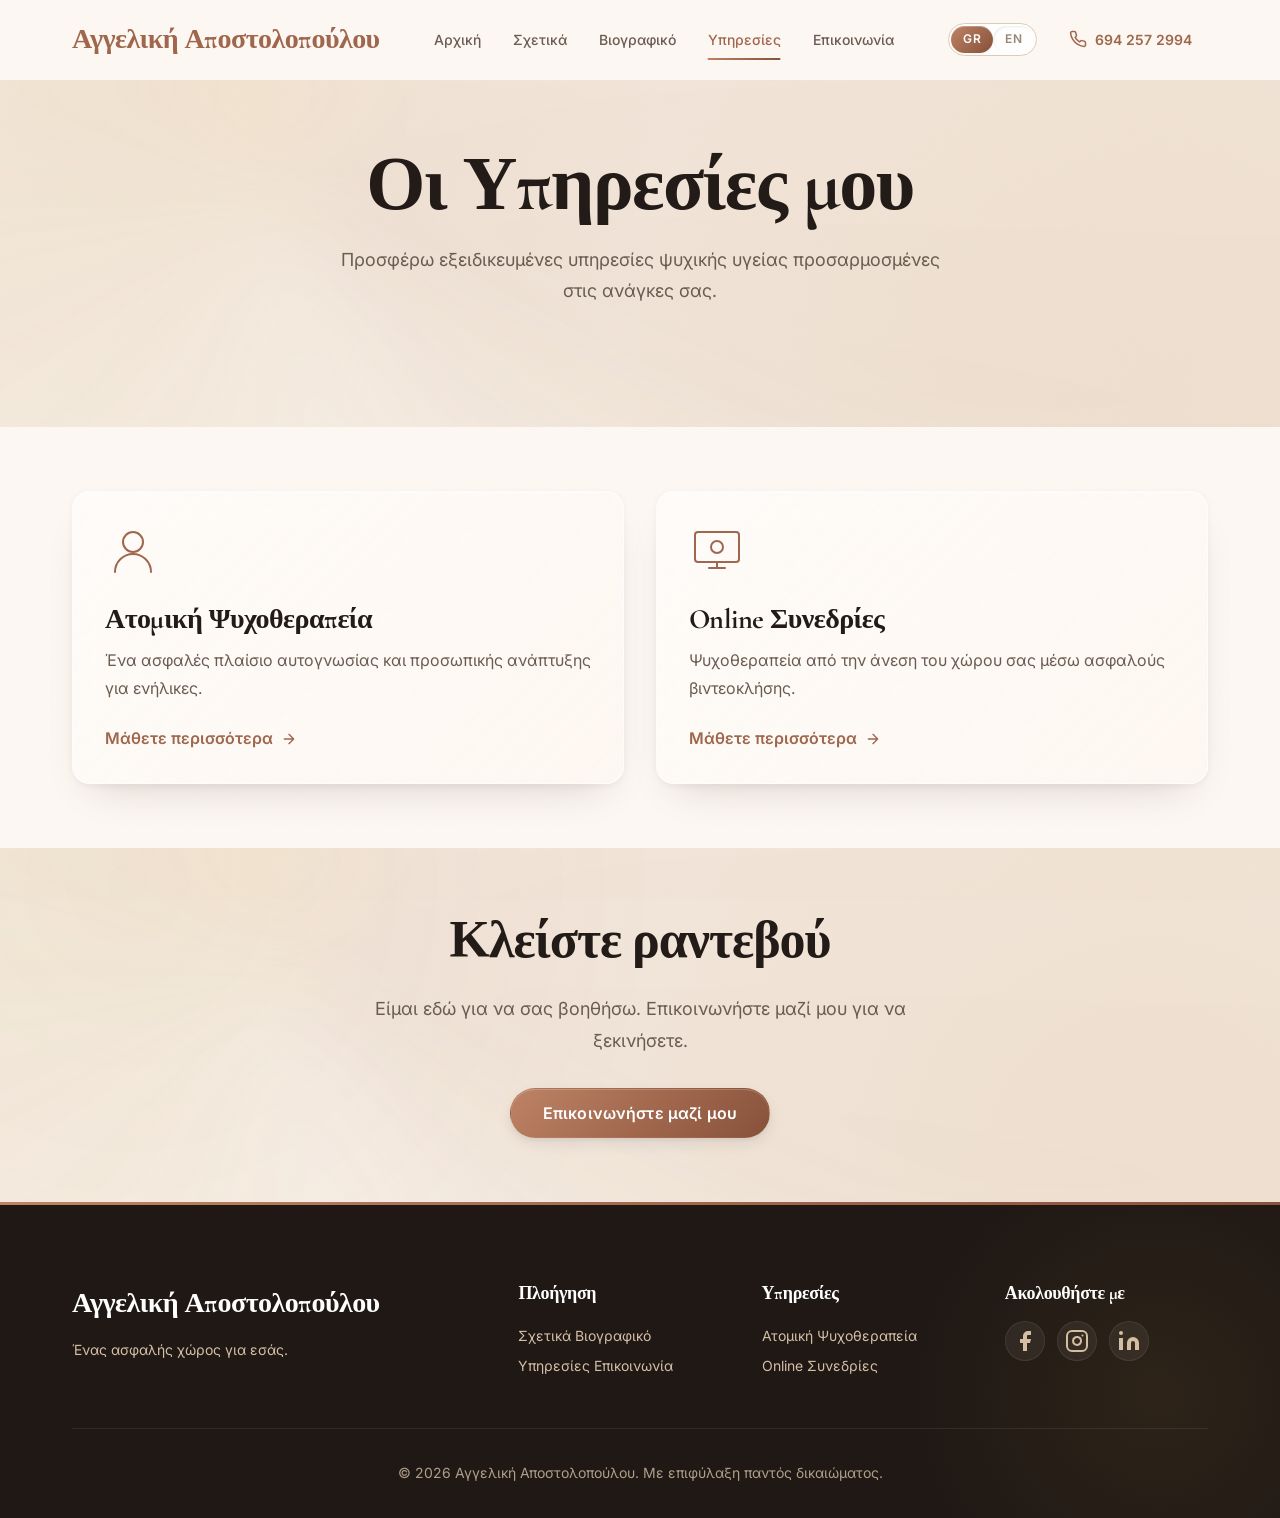
<file: services.html>
<!DOCTYPE html>
<html lang="el">
<head>
  <meta charset="UTF-8">
  <meta name="viewport" content="width=device-width, initial-scale=1.0">
  <meta name="description" content="Υπηρεσίες ψυχοθεραπείας — Ατομική ψυχοθεραπεία, διά ζώσης και online.">
  <title data-i18n="meta.title">Αγγελική Αποστολοπούλου — Υπηρεσίες</title>
  <link rel="preconnect" href="https://fonts.googleapis.com">
  <link rel="preconnect" href="https://fonts.gstatic.com" crossorigin>
  <link href="https://fonts.googleapis.com/css2?family=Cormorant+Garamond:ital,wght@0,400;0,600;0,700;1,400&family=Inter:wght@400;500;600;700&display=swap" rel="stylesheet">
  <link rel="stylesheet" href="css/main.css">
</head>
<body>

  <a href="#main" class="skip-link" data-i18n="a11y.skip">Μετάβαση στο περιεχόμενο</a>

  <header class="header" id="header">
    <div class="header__inner">
      <a href="index.html" class="header__logo" data-i18n="site.name">Αγγελική Αποστολοπούλου</a>
      <nav class="header__nav" aria-label="Main navigation">
        <a href="index.html" class="header__nav-link" data-i18n="nav.home">Αρχική</a>
        <a href="about.html" class="header__nav-link" data-i18n="nav.about">Σχετικά</a>
        <a href="founders.html" class="header__nav-link" data-i18n="nav.founders">Βιογραφικό</a>
        <a href="services.html" class="header__nav-link is-active" data-i18n="nav.services">Υπηρεσίες</a>
        <a href="contact.html" class="header__nav-link" data-i18n="nav.contact">Επικοινωνία</a>
      </nav>
      <div class="header__actions">
        <div class="lang-switch">
          <button class="lang-switch__btn is-active" data-lang="el">GR</button>
          <button class="lang-switch__btn" data-lang="en">EN</button>
        </div>
        <a href="tel:+306942572994" class="header__phone">
          <svg width="18" height="18" viewBox="0 0 24 24" fill="none" stroke="currentColor" stroke-width="2" stroke-linecap="round" stroke-linejoin="round"><path d="M22 16.92v3a2 2 0 0 1-2.18 2 19.79 19.79 0 0 1-8.63-3.07 19.5 19.5 0 0 1-6-6 19.79 19.79 0 0 1-3.07-8.67A2 2 0 0 1 4.11 2h3a2 2 0 0 1 2 1.72 12.84 12.84 0 0 0 .7 2.81 2 2 0 0 1-.45 2.11L8.09 9.91a16 16 0 0 0 6 6l1.27-1.27a2 2 0 0 1 2.11-.45 12.84 12.84 0 0 0 2.81.7A2 2 0 0 1 22 16.92z"/></svg>
          <span>694 257 2994</span>
        </a>
        <button class="hamburger" aria-label="Menu" aria-expanded="false">
          <span class="hamburger__line"></span>
          <span class="hamburger__line"></span>
          <span class="hamburger__line"></span>
        </button>
      </div>
    </div>
  </header>

  <div class="mobile-menu__overlay" aria-hidden="true"></div>
  <nav class="mobile-menu" aria-label="Mobile navigation">
    <a href="index.html" class="mobile-menu__link" data-i18n="nav.home">Αρχική</a>
    <a href="about.html" class="mobile-menu__link" data-i18n="nav.about">Σχετικά</a>
    <a href="founders.html" class="mobile-menu__link" data-i18n="nav.founders">Βιογραφικό</a>
    <a href="services.html" class="mobile-menu__link" data-i18n="nav.services">Υπηρεσίες</a>
    <a href="contact.html" class="mobile-menu__link" data-i18n="nav.contact">Επικοινωνία</a>
  </nav>

  <main id="main" style="padding-top: var(--header-height);">

    <section class="section section--alt">
      <div class="container">
        <div class="section__header">
          <h1 data-i18n="services.title">Οι Υπηρεσίες μου</h1>
          <p class="section__subtitle" data-i18n="services.subtitle">Προσφέρω εξειδικευμένες υπηρεσίες ψυχικής υγείας προσαρμοσμένες στις ανάγκες σας.</p>
        </div>
      </div>
    </section>

    <section class="section">
      <div class="container">
        <div class="grid grid--2 reveal-group">
          <a href="services/individual.html" class="card card--frost" style="text-decoration: none;">
            <div class="card__icon">
              <svg viewBox="0 0 56 56" fill="none" aria-hidden="true"><circle cx="28" cy="18" r="10" stroke="currentColor" stroke-width="2"/><path d="M10 48c0-9.941 8.059-18 18-18s18 8.059 18 18" stroke="currentColor" stroke-width="2" stroke-linecap="round"/></svg>
            </div>
            <h2 class="card__title" data-i18n="services.individual.title">Ατομική Ψυχοθεραπεία</h2>
            <p class="card__text" data-i18n="services.individual.desc">Ένα ασφαλές πλαίσιο αυτογνωσίας και προσωπικής ανάπτυξης για ενήλικες.</p>
            <span class="card__link" data-i18n="services.learn_more">Μάθετε περισσότερα <svg width="16" height="16" viewBox="0 0 24 24" fill="none" stroke="currentColor" stroke-width="2" stroke-linecap="round" stroke-linejoin="round"><path d="M5 12h14M12 5l7 7-7 7"/></svg></span>
          </a>

          <a href="services/online.html" class="card card--frost" style="text-decoration: none;">
            <div class="card__icon">
              <svg viewBox="0 0 56 56" fill="none" aria-hidden="true"><rect x="6" y="8" width="44" height="30" rx="3" stroke="currentColor" stroke-width="2"/><path d="M20 44h16M28 38v6" stroke="currentColor" stroke-width="2" stroke-linecap="round"/><circle cx="28" cy="23" r="6" stroke="currentColor" stroke-width="2"/></svg>
            </div>
            <h2 class="card__title" data-i18n="services.online.title">Online Συνεδρίες</h2>
            <p class="card__text" data-i18n="services.online.desc">Ψυχοθεραπεία από την άνεση του χώρου σας μέσω ασφαλούς βιντεοκλήσης.</p>
            <span class="card__link" data-i18n="services.learn_more">Μάθετε περισσότερα <svg width="16" height="16" viewBox="0 0 24 24" fill="none" stroke="currentColor" stroke-width="2" stroke-linecap="round" stroke-linejoin="round"><path d="M5 12h14M12 5l7 7-7 7"/></svg></span>
          </a>
        </div>
      </div>
    </section>

    <section class="section section--alt">
      <div class="container text-center reveal">
        <h2 style="margin-bottom: var(--space-6);">Κλείστε ραντεβού</h2>
        <p class="section__subtitle" style="margin-bottom: var(--space-8);">Είμαι εδώ για να σας βοηθήσω. Επικοινωνήστε μαζί μου για να ξεκινήσετε.</p>
        <a href="contact.html" class="btn btn--primary" data-i18n="hero.cta_contact">Επικοινωνήστε μαζί μου</a>
      </div>
    </section>

  </main>

  <footer class="footer">
    <div class="container">
      <div class="footer__grid">
        <div class="footer__brand">
          <a href="index.html" class="footer__logo" data-i18n="site.name">Αγγελική Αποστολοπούλου</a>
          <p class="footer__tagline" data-i18n="footer.tagline">Ένας ασφαλής χώρος για εσάς.</p>
        </div>
        <div class="footer__links">
          <h4 class="footer__heading" data-i18n="footer.nav_heading">Πλοήγηση</h4>
          <a href="about.html" class="footer__link" data-i18n="nav.about">Σχετικά</a>
          <a href="founders.html" class="footer__link" data-i18n="nav.founders">Βιογραφικό</a>
          <a href="services.html" class="footer__link" data-i18n="nav.services">Υπηρεσίες</a>
          <a href="contact.html" class="footer__link" data-i18n="nav.contact">Επικοινωνία</a>
        </div>
        <div class="footer__links">
          <h4 class="footer__heading" data-i18n="footer.services_heading">Υπηρεσίες</h4>
          <a href="services/individual.html" class="footer__link" data-i18n="services.individual.title">Ατομική Ψυχοθεραπεία</a>
          <a href="services/online.html" class="footer__link" data-i18n="services.online.title">Online Συνεδρίες</a>
        </div>
        <div class="footer__social">
          <h4 class="footer__heading" data-i18n="footer.social_heading">Ακολουθήστε με</h4>
          <div class="footer__social-links">
            <a href="#" class="footer__social-link" aria-label="Facebook"><svg width="24" height="24" viewBox="0 0 24 24" fill="currentColor"><path d="M18 2h-3a5 5 0 00-5 5v3H7v4h3v8h4v-8h3l1-4h-4V7a1 1 0 011-1h3z"/></svg></a>
            <a href="#" class="footer__social-link" aria-label="Instagram"><svg width="24" height="24" viewBox="0 0 24 24" fill="none" stroke="currentColor" stroke-width="2" stroke-linecap="round" stroke-linejoin="round"><rect x="2" y="2" width="20" height="20" rx="5" ry="5"/><path d="M16 11.37A4 4 0 1 1 12.63 8 4 4 0 0 1 16 11.37z"/><line x1="17.5" y1="6.5" x2="17.51" y2="6.5"/></svg></a>
            <a href="#" class="footer__social-link" aria-label="LinkedIn"><svg width="24" height="24" viewBox="0 0 24 24" fill="currentColor"><path d="M16 8a6 6 0 016 6v7h-4v-7a2 2 0 00-2-2 2 2 0 00-2 2v7h-4v-7a6 6 0 016-6zM2 9h4v12H2zM4 6a2 2 0 100-4 2 2 0 000 4z"/></svg></a>
          </div>
        </div>
      </div>
      <div class="footer__bottom">
        <p data-i18n="footer.copyright">&copy; 2026 Αγγελική Αποστολοπούλου. Με επιφύλαξη παντός δικαιώματος.</p>
      </div>
    </div>
  </footer>

  <script src="js/i18n.js"></script>
  <script src="js/navigation.js"></script>
  <script src="js/animations.js"></script>
  <script src="js/interactions.js"></script>
  <script src="js/main.js"></script>
</body>
</html>
</file>
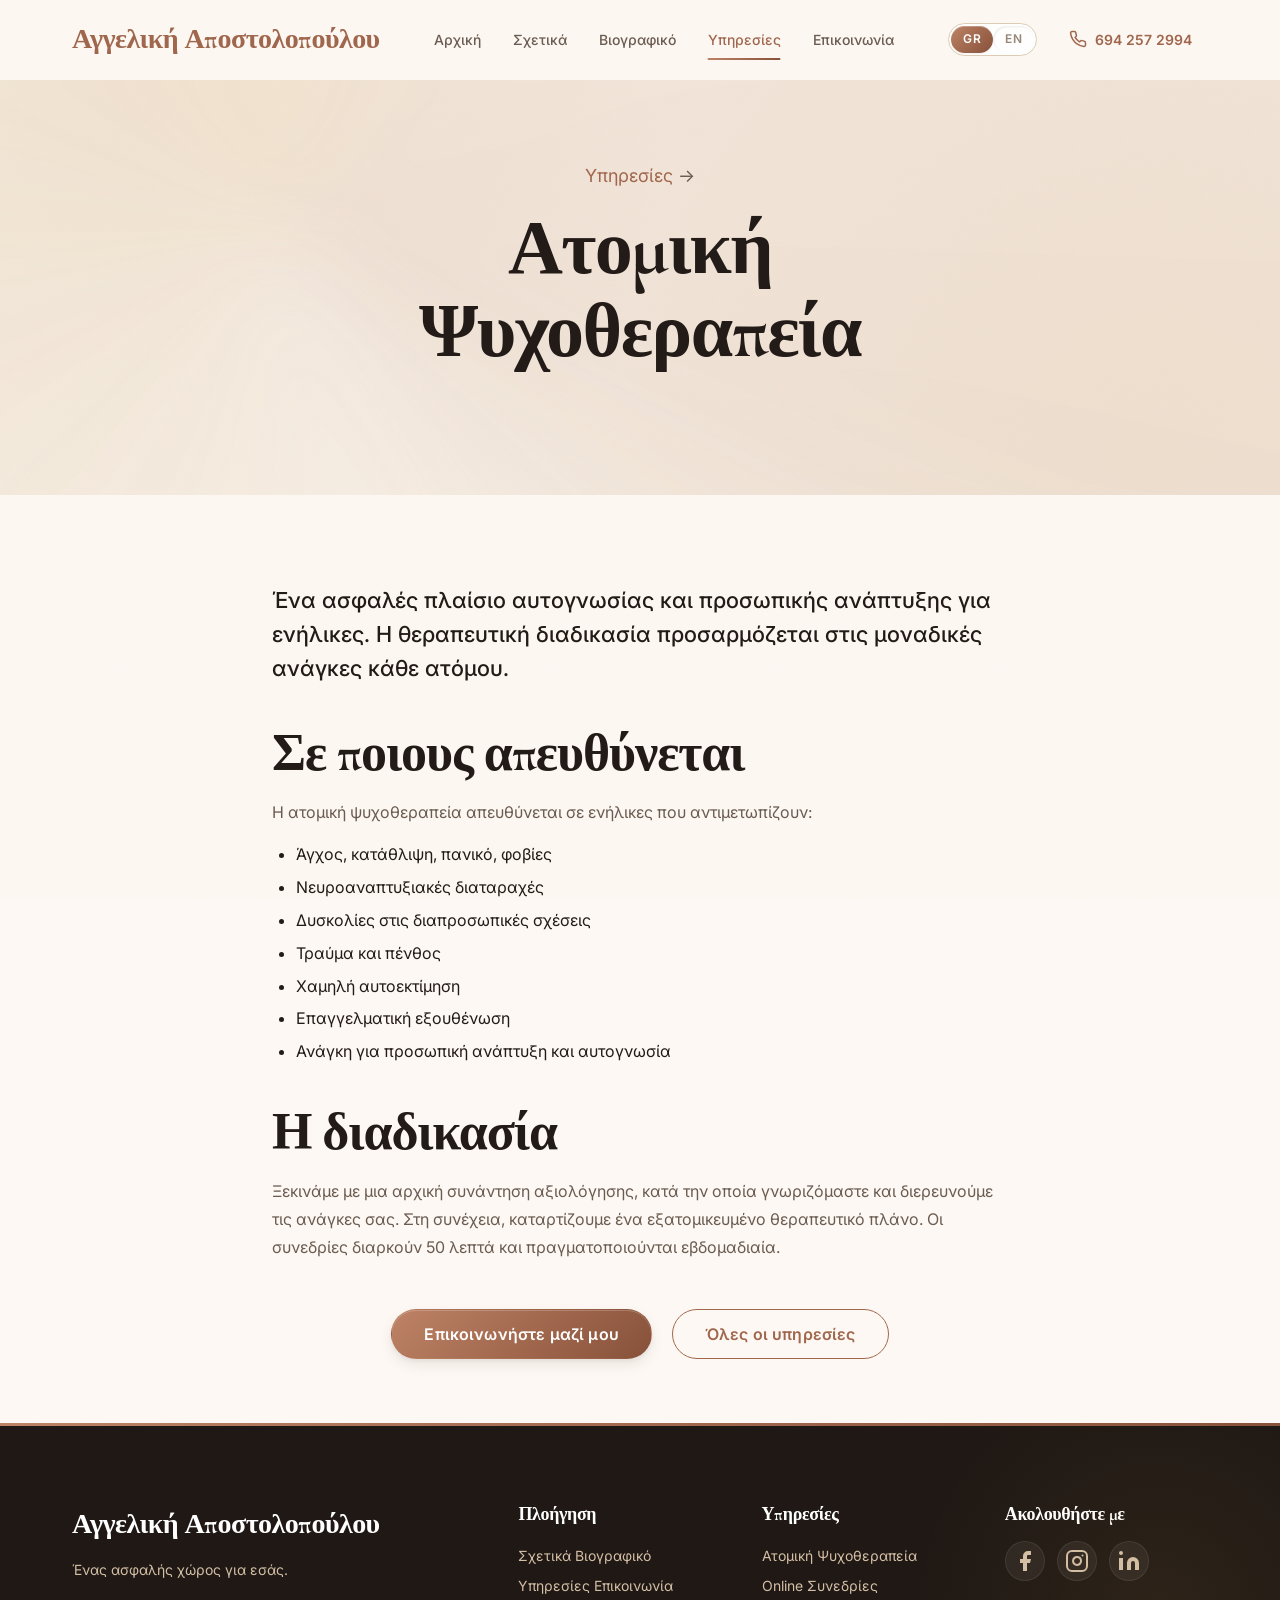
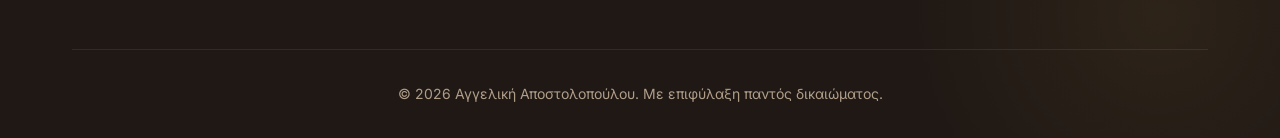
<file: services/individual.html>
<!DOCTYPE html>
<html lang="el">
<head>
  <meta charset="UTF-8">
  <meta name="viewport" content="width=device-width, initial-scale=1.0">
  <meta name="description" content="Ατομική Ψυχοθεραπεία — Ένα ασφαλές πλαίσιο αυτογνωσίας και προσωπικής ανάπτυξης για ενήλικες.">
  <title data-i18n="meta.title">Αγγελική Αποστολοπούλου — Ατομική Ψυχοθεραπεία</title>
  <link rel="preconnect" href="https://fonts.googleapis.com">
  <link rel="preconnect" href="https://fonts.gstatic.com" crossorigin>
  <link href="https://fonts.googleapis.com/css2?family=Cormorant+Garamond:ital,wght@0,400;0,600;0,700;1,400&family=Inter:wght@400;500;600;700&display=swap" rel="stylesheet">
  <link rel="stylesheet" href="../css/main.css">
</head>
<body>

  <a href="#main" class="skip-link" data-i18n="a11y.skip">Μετάβαση στο περιεχόμενο</a>

  <header class="header" id="header">
    <div class="header__inner">
      <a href="../index.html" class="header__logo" data-i18n="site.name">Αγγελική Αποστολοπούλου</a>
      <nav class="header__nav" aria-label="Main navigation">
        <a href="../index.html" class="header__nav-link" data-i18n="nav.home">Αρχική</a>
        <a href="../about.html" class="header__nav-link" data-i18n="nav.about">Σχετικά</a>
        <a href="../founders.html" class="header__nav-link" data-i18n="nav.founders">Βιογραφικό</a>
        <a href="../services.html" class="header__nav-link is-active" data-i18n="nav.services">Υπηρεσίες</a>
        <a href="../contact.html" class="header__nav-link" data-i18n="nav.contact">Επικοινωνία</a>
      </nav>
      <div class="header__actions">
        <div class="lang-switch">
          <button class="lang-switch__btn is-active" data-lang="el">GR</button>
          <button class="lang-switch__btn" data-lang="en">EN</button>
        </div>
        <a href="tel:+306942572994" class="header__phone">
          <svg width="18" height="18" viewBox="0 0 24 24" fill="none" stroke="currentColor" stroke-width="2" stroke-linecap="round" stroke-linejoin="round"><path d="M22 16.92v3a2 2 0 0 1-2.18 2 19.79 19.79 0 0 1-8.63-3.07 19.5 19.5 0 0 1-6-6 19.79 19.79 0 0 1-3.07-8.67A2 2 0 0 1 4.11 2h3a2 2 0 0 1 2 1.72 12.84 12.84 0 0 0 .7 2.81 2 2 0 0 1-.45 2.11L8.09 9.91a16 16 0 0 0 6 6l1.27-1.27a2 2 0 0 1 2.11-.45 12.84 12.84 0 0 0 2.81.7A2 2 0 0 1 22 16.92z"/></svg>
          <span>694 257 2994</span>
        </a>
        <button class="hamburger" aria-label="Menu" aria-expanded="false">
          <span class="hamburger__line"></span>
          <span class="hamburger__line"></span>
          <span class="hamburger__line"></span>
        </button>
      </div>
    </div>
  </header>

  <div class="mobile-menu__overlay" aria-hidden="true"></div>
  <nav class="mobile-menu" aria-label="Mobile navigation">
    <a href="../index.html" class="mobile-menu__link" data-i18n="nav.home">Αρχική</a>
    <a href="../about.html" class="mobile-menu__link" data-i18n="nav.about">Σχετικά</a>
    <a href="../founders.html" class="mobile-menu__link" data-i18n="nav.founders">Βιογραφικό</a>
    <a href="../services.html" class="mobile-menu__link" data-i18n="nav.services">Υπηρεσίες</a>
    <a href="../contact.html" class="mobile-menu__link" data-i18n="nav.contact">Επικοινωνία</a>
  </nav>

  <main id="main" style="padding-top: var(--header-height);">

    <section class="section section--alt">
      <div class="container">
        <div class="section__header">
          <p class="section__subtitle" style="margin-bottom: var(--space-4);"><a href="../services.html" style="color: var(--accent);" data-i18n="nav.services">Υπηρεσίες</a> &rarr;</p>
          <h1 data-i18n="services.individual.title">Ατομική Ψυχοθεραπεία</h1>
        </div>
      </div>
    </section>

    <section class="section">
      <div class="container container--narrow">
        <div class="split reveal">
          <div class="split__content">
            <p class="about__lead" data-i18n="services.individual.desc">Ένα ασφαλές πλαίσιο αυτογνωσίας και προσωπικής ανάπτυξης για ενήλικες. Η θεραπευτική διαδικασία προσαρμόζεται στις μοναδικές ανάγκες κάθε ατόμου.</p>

            <h2 style="margin: var(--space-10) 0 var(--space-4);">Σε ποιους απευθύνεται</h2>
            <p>Η ατομική ψυχοθεραπεία απευθύνεται σε ενήλικες που αντιμετωπίζουν:</p>
            <ul style="margin: var(--space-4) 0; padding-left: var(--space-6); list-style: disc;">
              <li style="margin-bottom: var(--space-2);">Άγχος, κατάθλιψη, πανικό, φοβίες</li>
              <li style="margin-bottom: var(--space-2);">Νευροαναπτυξιακές διαταραχές</li>
              <li style="margin-bottom: var(--space-2);">Δυσκολίες στις διαπροσωπικές σχέσεις</li>
              <li style="margin-bottom: var(--space-2);">Τραύμα και πένθος</li>
              <li style="margin-bottom: var(--space-2);">Χαμηλή αυτοεκτίμηση</li>
              <li style="margin-bottom: var(--space-2);">Επαγγελματική εξουθένωση</li>
              <li>Ανάγκη για προσωπική ανάπτυξη και αυτογνωσία</li>
            </ul>

            <h2 style="margin: var(--space-10) 0 var(--space-4);">Η διαδικασία</h2>
            <p>Ξεκινάμε με μια αρχική συνάντηση αξιολόγησης, κατά την οποία γνωριζόμαστε και διερευνούμε τις ανάγκες σας. Στη συνέχεια, καταρτίζουμε ένα εξατομικευμένο θεραπευτικό πλάνο. Οι συνεδρίες διαρκούν 50 λεπτά και πραγματοποιούνται εβδομαδιαία.</p>
          </div>
        </div>

        <div class="text-center reveal" style="margin-top: var(--space-12);">
          <a href="../contact.html" class="btn btn--primary" data-i18n="hero.cta_contact">Επικοινωνήστε μαζί μου</a>
          <a href="../services.html" class="btn btn--secondary" style="margin-left: var(--space-4);">Όλες οι υπηρεσίες</a>
        </div>
      </div>
    </section>

  </main>

  <footer class="footer">
    <div class="container">
      <div class="footer__grid">
        <div class="footer__brand">
          <a href="../index.html" class="footer__logo" data-i18n="site.name">Αγγελική Αποστολοπούλου</a>
          <p class="footer__tagline" data-i18n="footer.tagline">Ένας ασφαλής χώρος για εσάς.</p>
        </div>
        <div class="footer__links">
          <h4 class="footer__heading" data-i18n="footer.nav_heading">Πλοήγηση</h4>
          <a href="../about.html" class="footer__link" data-i18n="nav.about">Σχετικά</a>
          <a href="../founders.html" class="footer__link" data-i18n="nav.founders">Βιογραφικό</a>
          <a href="../services.html" class="footer__link" data-i18n="nav.services">Υπηρεσίες</a>
          <a href="../contact.html" class="footer__link" data-i18n="nav.contact">Επικοινωνία</a>
        </div>
        <div class="footer__links">
          <h4 class="footer__heading" data-i18n="footer.services_heading">Υπηρεσίες</h4>
          <a href="individual.html" class="footer__link" data-i18n="services.individual.title">Ατομική Ψυχοθεραπεία</a>
          <a href="online.html" class="footer__link" data-i18n="services.online.title">Online Συνεδρίες</a>
        </div>
        <div class="footer__social">
          <h4 class="footer__heading" data-i18n="footer.social_heading">Ακολουθήστε με</h4>
          <div class="footer__social-links">
            <a href="#" class="footer__social-link" aria-label="Facebook"><svg width="24" height="24" viewBox="0 0 24 24" fill="currentColor"><path d="M18 2h-3a5 5 0 00-5 5v3H7v4h3v8h4v-8h3l1-4h-4V7a1 1 0 011-1h3z"/></svg></a>
            <a href="#" class="footer__social-link" aria-label="Instagram"><svg width="24" height="24" viewBox="0 0 24 24" fill="none" stroke="currentColor" stroke-width="2" stroke-linecap="round" stroke-linejoin="round"><rect x="2" y="2" width="20" height="20" rx="5" ry="5"/><path d="M16 11.37A4 4 0 1 1 12.63 8 4 4 0 0 1 16 11.37z"/><line x1="17.5" y1="6.5" x2="17.51" y2="6.5"/></svg></a>
            <a href="#" class="footer__social-link" aria-label="LinkedIn"><svg width="24" height="24" viewBox="0 0 24 24" fill="currentColor"><path d="M16 8a6 6 0 016 6v7h-4v-7a2 2 0 00-2-2 2 2 0 00-2 2v7h-4v-7a6 6 0 016-6zM2 9h4v12H2zM4 6a2 2 0 100-4 2 2 0 000 4z"/></svg></a>
          </div>
        </div>
      </div>
      <div class="footer__bottom">
        <p data-i18n="footer.copyright">&copy; 2026 Αγγελική Αποστολοπούλου. Με επιφύλαξη παντός δικαιώματος.</p>
      </div>
    </div>
  </footer>

  <script src="../js/i18n.js"></script>
  <script src="../js/navigation.js"></script>
  <script src="../js/animations.js"></script>
  <script src="../js/interactions.js"></script>
  <script src="../js/main.js"></script>
</body>
</html>
</file>
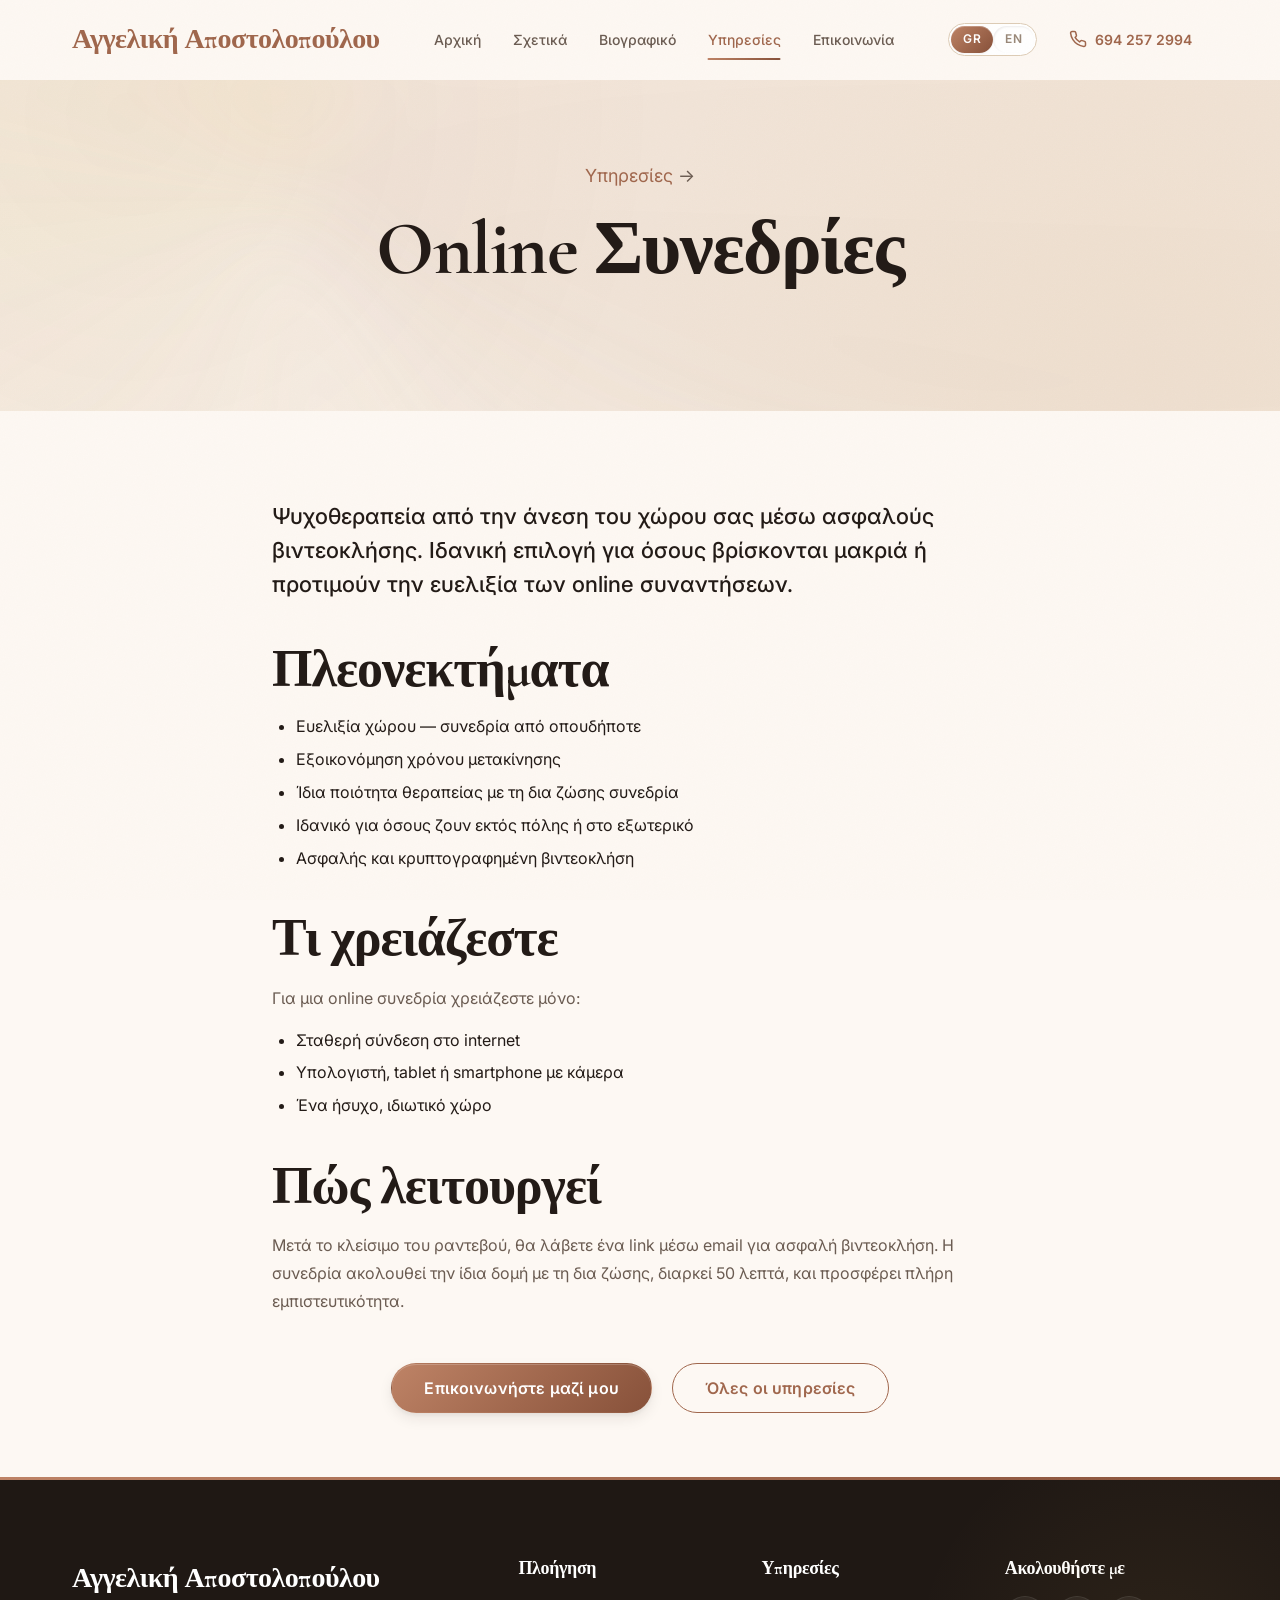
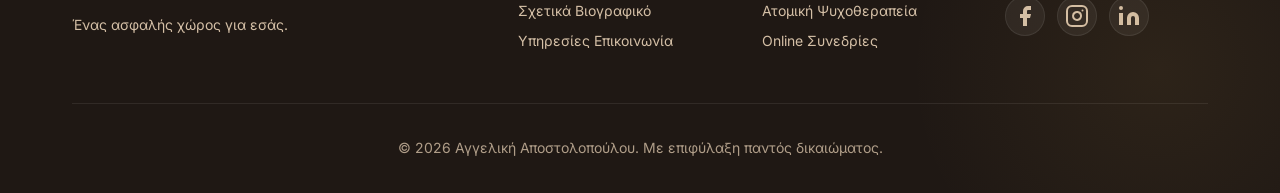
<file: services/online.html>
<!DOCTYPE html>
<html lang="el">
<head>
  <meta charset="UTF-8">
  <meta name="viewport" content="width=device-width, initial-scale=1.0">
  <meta name="description" content="Online Συνεδρίες — Ψυχοθεραπεία από την άνεση του χώρου σας μέσω ασφαλούς βιντεοκλήσης.">
  <title data-i18n="meta.title">Αγγελική Αποστολοπούλου — Online Συνεδρίες</title>
  <link rel="preconnect" href="https://fonts.googleapis.com">
  <link rel="preconnect" href="https://fonts.gstatic.com" crossorigin>
  <link href="https://fonts.googleapis.com/css2?family=Cormorant+Garamond:ital,wght@0,400;0,600;0,700;1,400&family=Inter:wght@400;500;600;700&display=swap" rel="stylesheet">
  <link rel="stylesheet" href="../css/main.css">
</head>
<body>

  <a href="#main" class="skip-link" data-i18n="a11y.skip">Μετάβαση στο περιεχόμενο</a>

  <header class="header" id="header">
    <div class="header__inner">
      <a href="../index.html" class="header__logo" data-i18n="site.name">Αγγελική Αποστολοπούλου</a>
      <nav class="header__nav" aria-label="Main navigation">
        <a href="../index.html" class="header__nav-link" data-i18n="nav.home">Αρχική</a>
        <a href="../about.html" class="header__nav-link" data-i18n="nav.about">Σχετικά</a>
        <a href="../founders.html" class="header__nav-link" data-i18n="nav.founders">Βιογραφικό</a>
        <a href="../services.html" class="header__nav-link is-active" data-i18n="nav.services">Υπηρεσίες</a>
        <a href="../contact.html" class="header__nav-link" data-i18n="nav.contact">Επικοινωνία</a>
      </nav>
      <div class="header__actions">
        <div class="lang-switch">
          <button class="lang-switch__btn is-active" data-lang="el">GR</button>
          <button class="lang-switch__btn" data-lang="en">EN</button>
        </div>
        <a href="tel:+306942572994" class="header__phone">
          <svg width="18" height="18" viewBox="0 0 24 24" fill="none" stroke="currentColor" stroke-width="2" stroke-linecap="round" stroke-linejoin="round"><path d="M22 16.92v3a2 2 0 0 1-2.18 2 19.79 19.79 0 0 1-8.63-3.07 19.5 19.5 0 0 1-6-6 19.79 19.79 0 0 1-3.07-8.67A2 2 0 0 1 4.11 2h3a2 2 0 0 1 2 1.72 12.84 12.84 0 0 0 .7 2.81 2 2 0 0 1-.45 2.11L8.09 9.91a16 16 0 0 0 6 6l1.27-1.27a2 2 0 0 1 2.11-.45 12.84 12.84 0 0 0 2.81.7A2 2 0 0 1 22 16.92z"/></svg>
          <span>694 257 2994</span>
        </a>
        <button class="hamburger" aria-label="Menu" aria-expanded="false">
          <span class="hamburger__line"></span>
          <span class="hamburger__line"></span>
          <span class="hamburger__line"></span>
        </button>
      </div>
    </div>
  </header>

  <div class="mobile-menu__overlay" aria-hidden="true"></div>
  <nav class="mobile-menu" aria-label="Mobile navigation">
    <a href="../index.html" class="mobile-menu__link" data-i18n="nav.home">Αρχική</a>
    <a href="../about.html" class="mobile-menu__link" data-i18n="nav.about">Σχετικά</a>
    <a href="../founders.html" class="mobile-menu__link" data-i18n="nav.founders">Βιογραφικό</a>
    <a href="../services.html" class="mobile-menu__link" data-i18n="nav.services">Υπηρεσίες</a>
    <a href="../contact.html" class="mobile-menu__link" data-i18n="nav.contact">Επικοινωνία</a>
  </nav>

  <main id="main" style="padding-top: var(--header-height);">

    <section class="section section--alt">
      <div class="container">
        <div class="section__header">
          <p class="section__subtitle" style="margin-bottom: var(--space-4);"><a href="../services.html" style="color: var(--accent);" data-i18n="nav.services">Υπηρεσίες</a> &rarr;</p>
          <h1 data-i18n="services.online.title">Online Συνεδρίες</h1>
        </div>
      </div>
    </section>

    <section class="section">
      <div class="container container--narrow">
        <div class="reveal">
          <p class="about__lead" data-i18n="services.online.desc">Ψυχοθεραπεία από την άνεση του χώρου σας μέσω ασφαλούς βιντεοκλήσης. Ιδανική επιλογή για όσους βρίσκονται μακριά ή προτιμούν την ευελιξία των online συναντήσεων.</p>

          <h2 style="margin: var(--space-10) 0 var(--space-4);">Πλεονεκτήματα</h2>
          <ul style="margin: var(--space-4) 0; padding-left: var(--space-6); list-style: disc;">
            <li style="margin-bottom: var(--space-2);">Ευελιξία χώρου — συνεδρία από οπουδήποτε</li>
            <li style="margin-bottom: var(--space-2);">Εξοικονόμηση χρόνου μετακίνησης</li>
            <li style="margin-bottom: var(--space-2);">Ίδια ποιότητα θεραπείας με τη δια ζώσης συνεδρία</li>
            <li style="margin-bottom: var(--space-2);">Ιδανικό για όσους ζουν εκτός πόλης ή στο εξωτερικό</li>
            <li>Ασφαλής και κρυπτογραφημένη βιντεοκλήση</li>
          </ul>

          <h2 style="margin: var(--space-10) 0 var(--space-4);">Τι χρειάζεστε</h2>
          <p>Για μια online συνεδρία χρειάζεστε μόνο:</p>
          <ul style="margin: var(--space-4) 0; padding-left: var(--space-6); list-style: disc;">
            <li style="margin-bottom: var(--space-2);">Σταθερή σύνδεση στο internet</li>
            <li style="margin-bottom: var(--space-2);">Υπολογιστή, tablet ή smartphone με κάμερα</li>
            <li>Ένα ήσυχο, ιδιωτικό χώρο</li>
          </ul>

          <h2 style="margin: var(--space-10) 0 var(--space-4);">Πώς λειτουργεί</h2>
          <p>Μετά το κλείσιμο του ραντεβού, θα λάβετε ένα link μέσω email για ασφαλή βιντεοκλήση. Η συνεδρία ακολουθεί την ίδια δομή με τη δια ζώσης, διαρκεί 50 λεπτά, και προσφέρει πλήρη εμπιστευτικότητα.</p>
        </div>

        <div class="text-center reveal" style="margin-top: var(--space-12);">
          <a href="../contact.html" class="btn btn--primary" data-i18n="hero.cta_contact">Επικοινωνήστε μαζί μου</a>
          <a href="../services.html" class="btn btn--secondary" style="margin-left: var(--space-4);">Όλες οι υπηρεσίες</a>
        </div>
      </div>
    </section>

  </main>

  <footer class="footer">
    <div class="container">
      <div class="footer__grid">
        <div class="footer__brand">
          <a href="../index.html" class="footer__logo" data-i18n="site.name">Αγγελική Αποστολοπούλου</a>
          <p class="footer__tagline" data-i18n="footer.tagline">Ένας ασφαλής χώρος για εσάς.</p>
        </div>
        <div class="footer__links">
          <h4 class="footer__heading" data-i18n="footer.nav_heading">Πλοήγηση</h4>
          <a href="../about.html" class="footer__link" data-i18n="nav.about">Σχετικά</a>
          <a href="../founders.html" class="footer__link" data-i18n="nav.founders">Βιογραφικό</a>
          <a href="../services.html" class="footer__link" data-i18n="nav.services">Υπηρεσίες</a>
          <a href="../contact.html" class="footer__link" data-i18n="nav.contact">Επικοινωνία</a>
        </div>
        <div class="footer__links">
          <h4 class="footer__heading" data-i18n="footer.services_heading">Υπηρεσίες</h4>
          <a href="individual.html" class="footer__link" data-i18n="services.individual.title">Ατομική Ψυχοθεραπεία</a>
          <a href="online.html" class="footer__link" data-i18n="services.online.title">Online Συνεδρίες</a>
        </div>
        <div class="footer__social">
          <h4 class="footer__heading" data-i18n="footer.social_heading">Ακολουθήστε με</h4>
          <div class="footer__social-links">
            <a href="#" class="footer__social-link" aria-label="Facebook"><svg width="24" height="24" viewBox="0 0 24 24" fill="currentColor"><path d="M18 2h-3a5 5 0 00-5 5v3H7v4h3v8h4v-8h3l1-4h-4V7a1 1 0 011-1h3z"/></svg></a>
            <a href="#" class="footer__social-link" aria-label="Instagram"><svg width="24" height="24" viewBox="0 0 24 24" fill="none" stroke="currentColor" stroke-width="2" stroke-linecap="round" stroke-linejoin="round"><rect x="2" y="2" width="20" height="20" rx="5" ry="5"/><path d="M16 11.37A4 4 0 1 1 12.63 8 4 4 0 0 1 16 11.37z"/><line x1="17.5" y1="6.5" x2="17.51" y2="6.5"/></svg></a>
            <a href="#" class="footer__social-link" aria-label="LinkedIn"><svg width="24" height="24" viewBox="0 0 24 24" fill="currentColor"><path d="M16 8a6 6 0 016 6v7h-4v-7a2 2 0 00-2-2 2 2 0 00-2 2v7h-4v-7a6 6 0 016-6zM2 9h4v12H2zM4 6a2 2 0 100-4 2 2 0 000 4z"/></svg></a>
          </div>
        </div>
      </div>
      <div class="footer__bottom">
        <p data-i18n="footer.copyright">&copy; 2026 Αγγελική Αποστολοπούλου. Με επιφύλαξη παντός δικαιώματος.</p>
      </div>
    </div>
  </footer>

  <script src="../js/i18n.js"></script>
  <script src="../js/navigation.js"></script>
  <script src="../js/animations.js"></script>
  <script src="../js/interactions.js"></script>
  <script src="../js/main.js"></script>
</body>
</html>
</file>
<file: css/main.css>
/* ==========================================================================
   Main — Import chain
   ========================================================================== */

@import url('variables.css');
@import url('reset.css');
@import url('base.css');
@import url('layout.css');
@import url('components.css');
@import url('utilities.css');
@import url('brain.css');
@import url('responsive.css');
</file>
